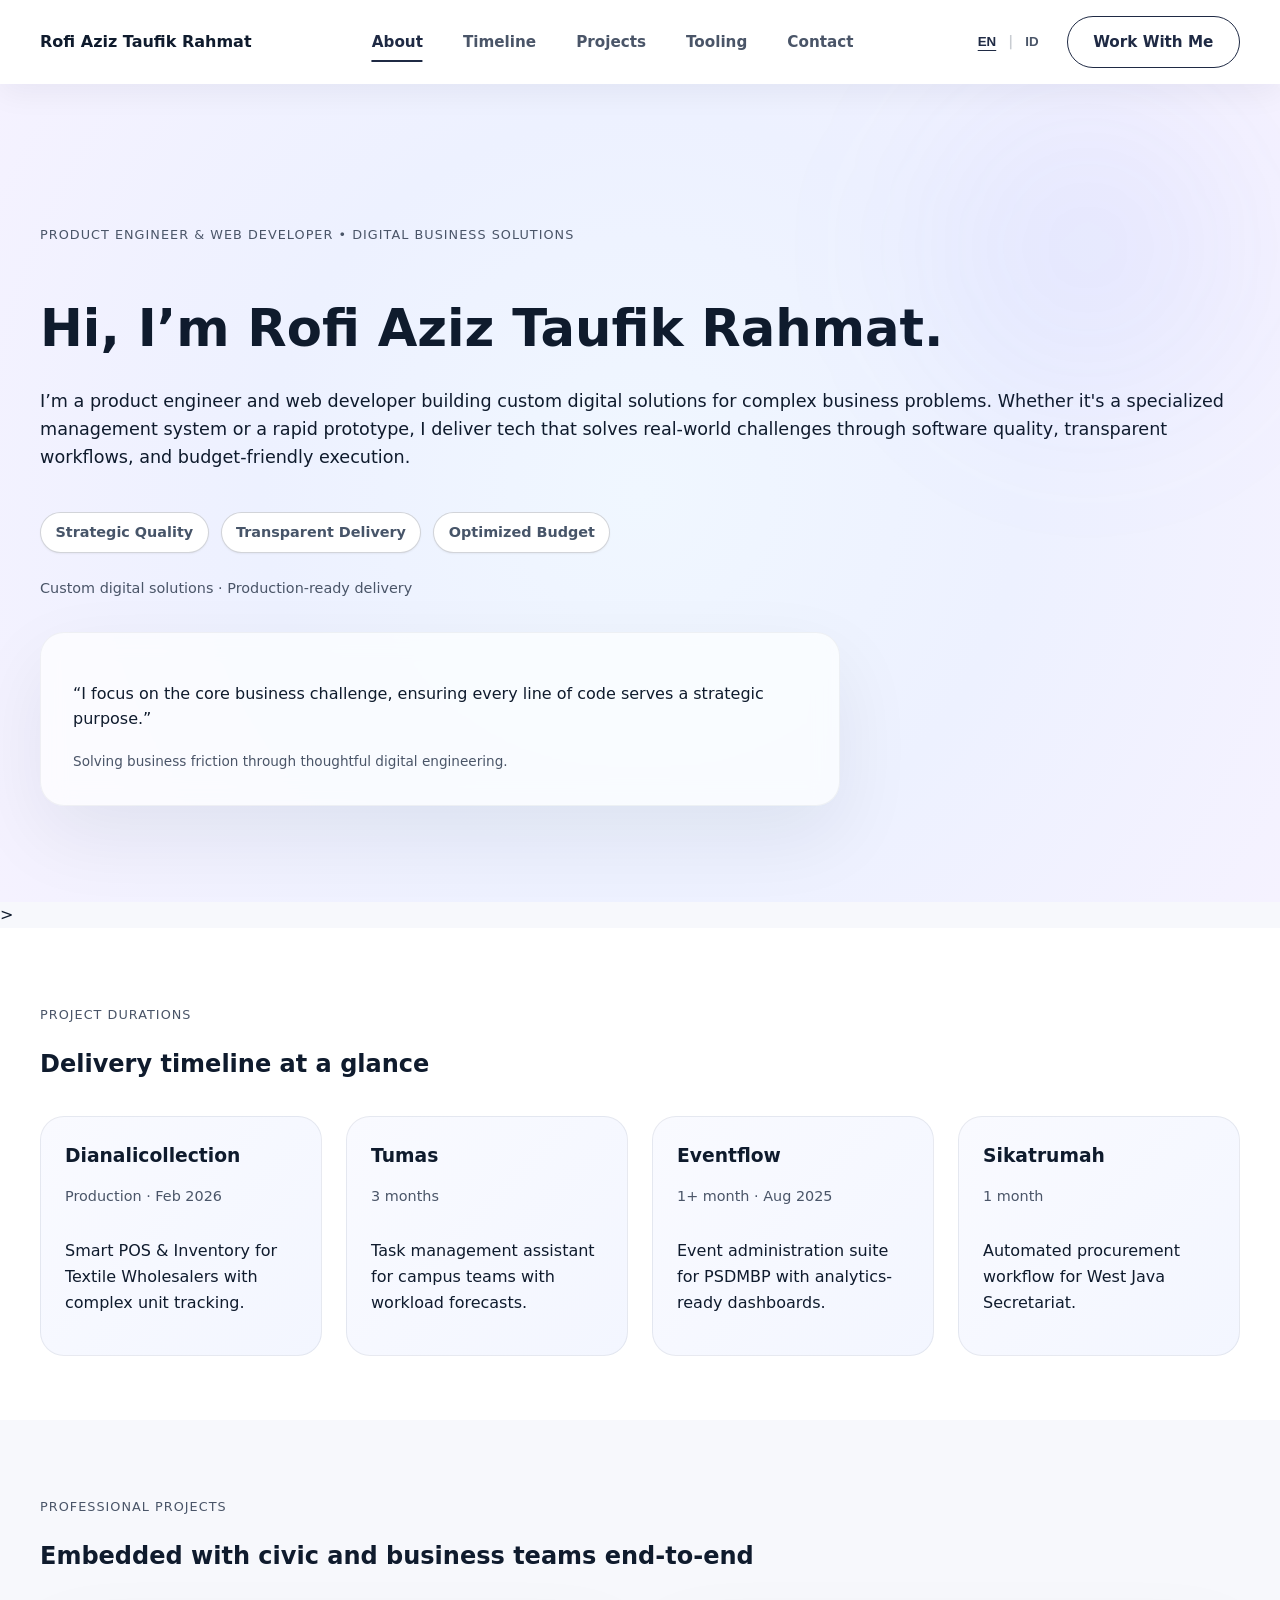
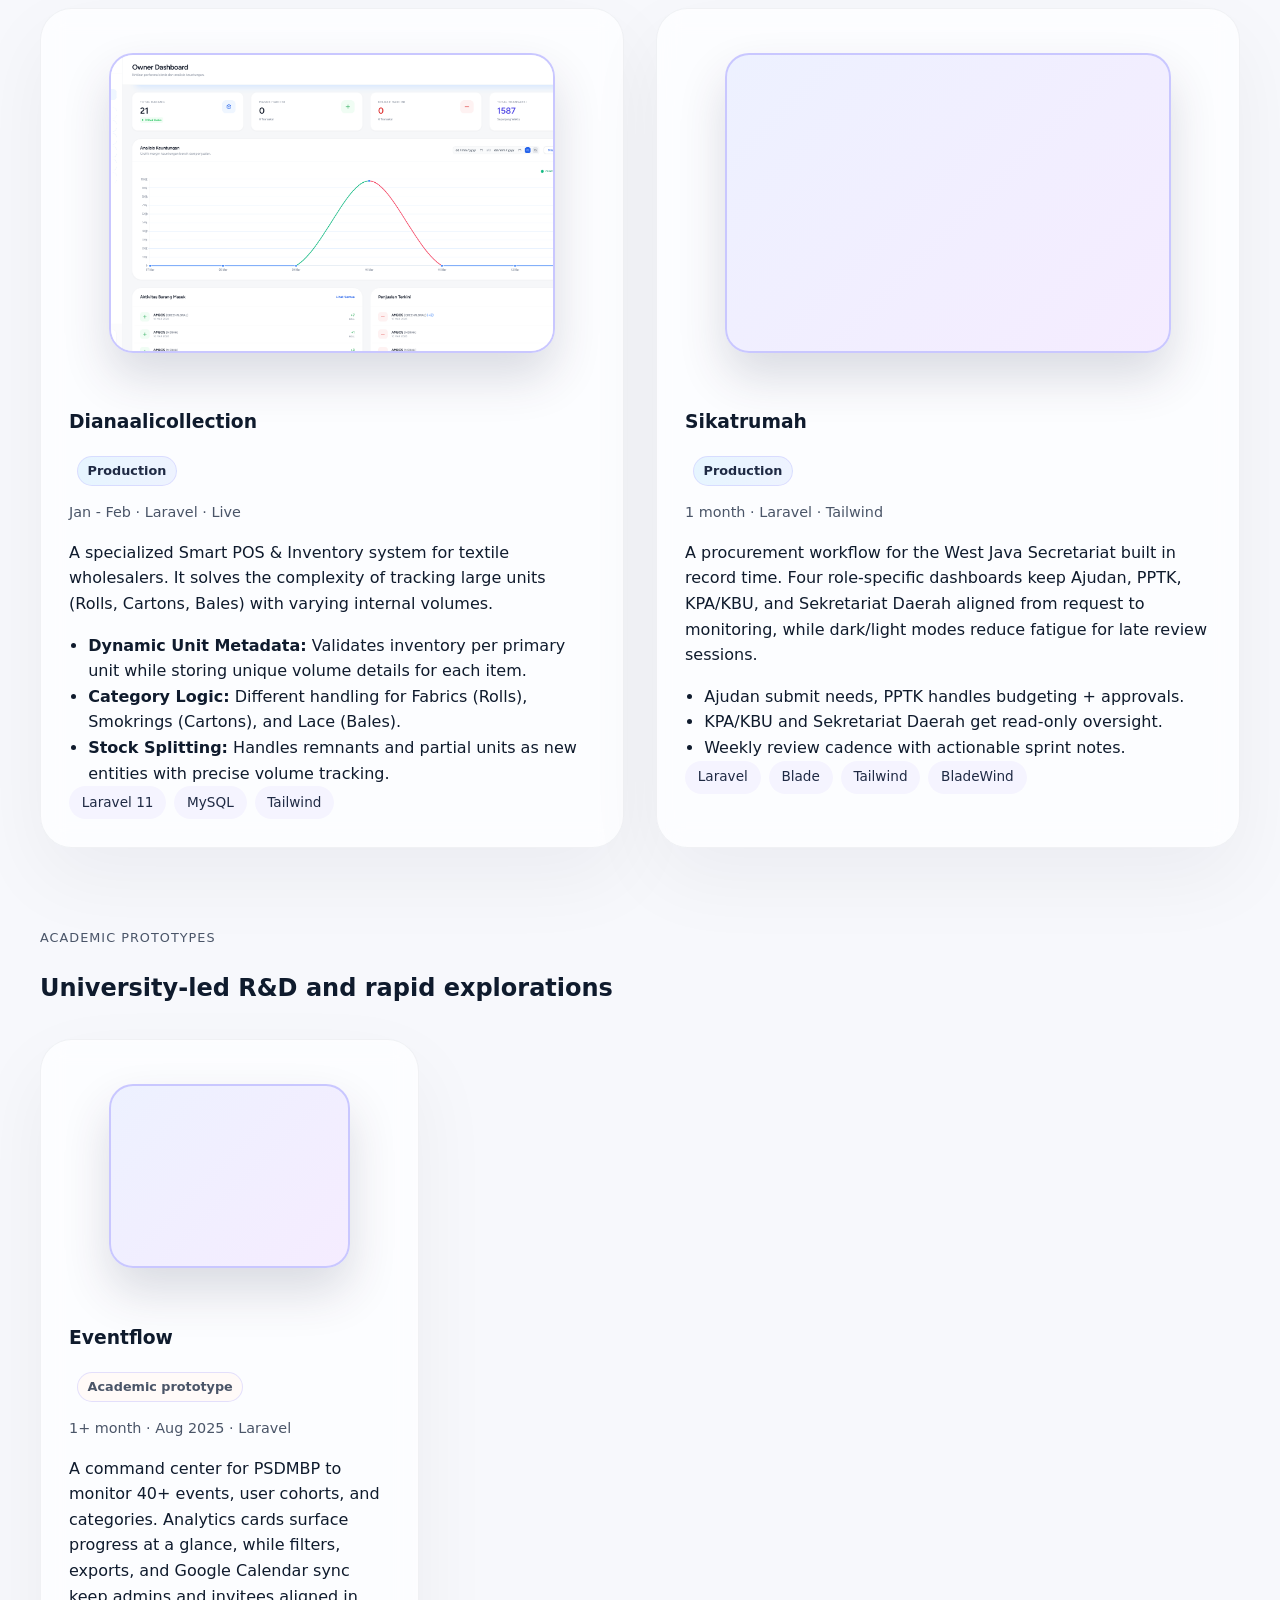
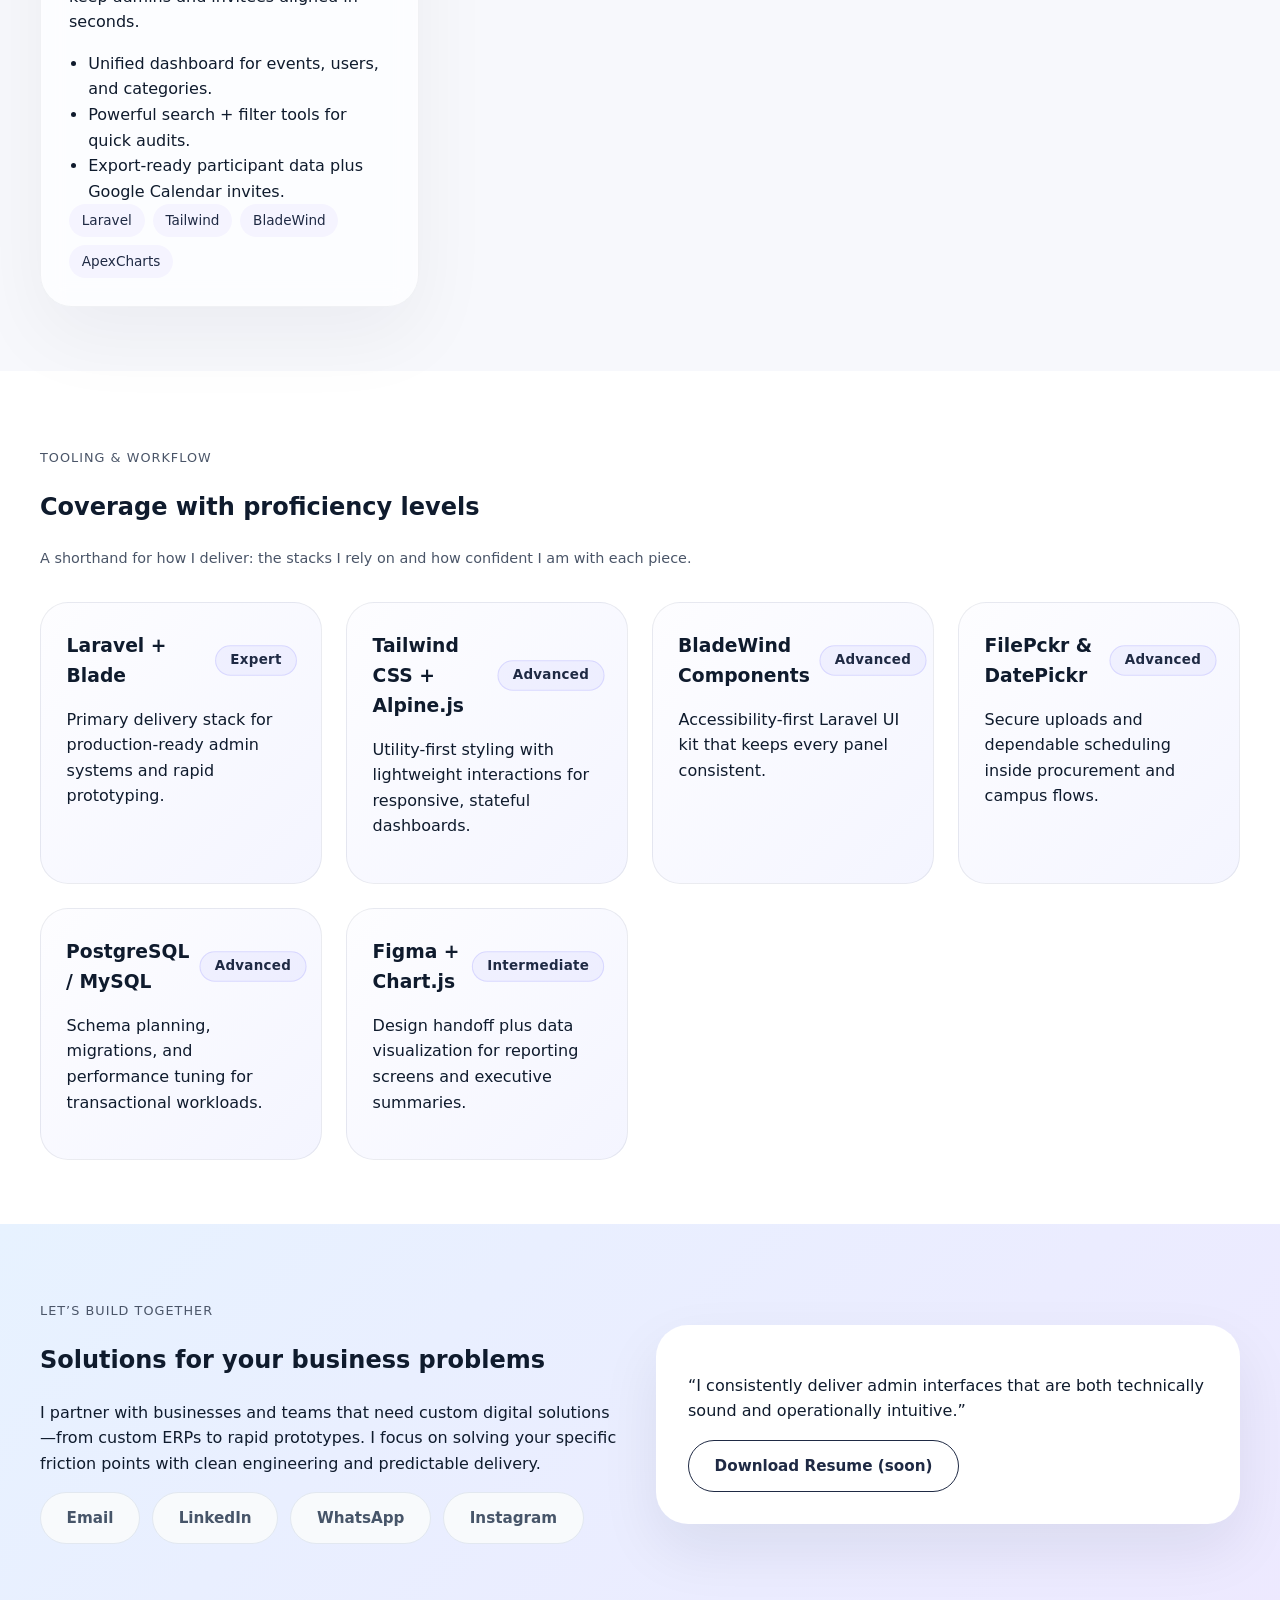
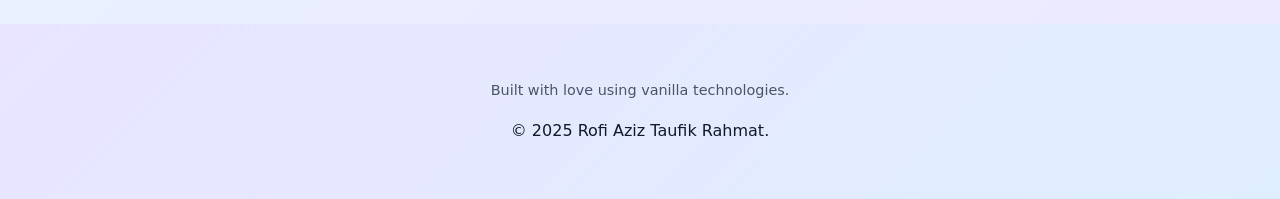
<file: index.html>
<!doctype html>
<html lang="en">
  <head>
    <meta charset="UTF-8" />
    <meta name="viewport" content="width=device-width, initial-scale=1.0" />
    <meta
      name="description"
      content="Rofi Aziz Taufik Rahmat builds reliable Laravel-based admin systems with transparent project management and budget-friendly delivery."
    />
    <meta
      property="og:title"
      content="Rofi Aziz Taufik Rahmat | Product Engineer"
    />
    <meta
      property="og:description"
      content="Reliable software quality, transparent project management, and budget-friendly delivery."
    />
    <meta property="og:type" content="website" />
    <title>Rofi Aziz Taufik Rahmat | Product Engineer</title>
    <link rel="stylesheet" href="styles/main.css" />
    <!-- Inline SVG favicon to avoid 404s and provide a small branded icon -->
    <link
      rel="icon"
      href="data:image/svg+xml,%3Csvg xmlns='http://www.w3.org/2000/svg' viewBox='0 0 100 100'%3E%3Crect fill='%23e7f2ff' width='100' height='100' rx='16'/%3E%3Ccircle cx='30' cy='30' r='12' fill='%23c8c6ff'/%3E%3Ccircle cx='70' cy='60' r='18' fill='%23f1fbff'/%3E%3C/svg%3E"
    />
  </head>
  <body>
    <div class="progress-bar" id="reading-progress"></div>
    <div id="progress" aria-hidden="true"></div>

    <!-- Project Modal -->
    <div class="modal-overlay" id="project-modal">
      <div class="modal-content">
        <button class="modal-close" aria-label="Close project modal">
          &times;
        </button>
        <div id="modal-body"></div>
      </div>
    </div>

    <a class="skip-link" href="#about">Skip to content</a>
    <header class="site-header">
      <div class="container">
        <div class="logo">Rofi Aziz Taufik Rahmat</div>
        <button class="menu-toggle" aria-label="Toggle navigation menu" aria-expanded="false">
          <span class="hamburger"></span>
        </button>
        <nav class="nav" id="nav-menu" aria-label="Primary">
          <a href="#about" data-i18n="nav.about" data-text="About">About</a>
          <a href="#timeline" data-i18n="nav.timeline" data-text="Timeline">Timeline</a>
          <a href="#projects" data-i18n="nav.projects" data-text="Projects">Projects</a>
          <a href="#tooling" data-i18n="nav.tooling" data-text="Tooling">Tooling</a>
          <a href="#contact" data-i18n="nav.contact" data-text="Contact">Contact</a>
          <div class="mobile-only mobile-nav-footer">
            <div class="lang-switch">
              <button class="lang-btn active" data-lang="en">EN</button>
              <span class="lang-divider">|</span>
              <button class="lang-btn" data-lang="id">ID</button>
            </div>
            <a class="btn ghost" href="#contact" data-i18n="nav.work_with_me">Work With Me</a>
          </div>
        </nav>
        <div class="header-actions desktop-only">
          <div class="lang-switch">
            <button class="lang-btn active" data-lang="en">EN</button>
            <span class="lang-divider">|</span>
            <button class="lang-btn" data-lang="id">ID</button>
          </div>
          <a class="btn ghost" href="#contact" data-i18n="nav.work_with_me"
            >Work With Me</a
          >
        </div>
      </div>
    </header>

    <main>
      <section id="about" class="hero">
        <div class="container hero__grid">
          <div>
            <p class="eyebrow" data-i18n="hero.eyebrow">
              Product Engineer & Web Developer • Laravel & Tailwind
            </p>
            <h1 data-i18n="hero.title">Hi, I’m Rofi Aziz Taufik Rahmat.</h1>
            <p class="lead" data-i18n="hero.lead">
              I’m a product engineer and web developer focused on dependable
              admin systems that feel effortless to operate. Every build
              balances reliable software quality, transparent project
              management, and budget-friendly delivery, and I’m ready to learn
              whatever tooling a project demands.
            </p>
            <div class="hero__badges" aria-label="Core value badges">
              <span class="badge" data-i18n="hero.badge1"
                >Reliable Quality</span
              >
              <span class="badge" data-i18n="hero.badge2"
                >Transparent Delivery</span
              >
              <span class="badge" data-i18n="hero.badge3">Budget-Friendly</span>
            </div>
            <p class="micro" data-i18n="hero.micro">
              2 live deployments · 3 academic accelerators
            </p>
          </div>
          <div class="quote-container">
            <div class="quote-card">
              <p data-i18n="hero.quote">
                “Every prototype ships with a clear sprint log, so stakeholders
                never guess what’s next.”
              </p>
              <span class="quote-card__meta" data-i18n="hero.quote_meta"
                >Focused on calm interfaces with measurable impact.</span
              >
            </div>
          </div>
        </div>
      </section>
            >
          </div>
        </div>
      </section>

      <section id="timeline" class="timeline">
        <div class="container">
          <div class="section-heading">
            <p class="eyebrow" data-i18n="timeline.eyebrow">
              Project Durations
            </p>
            <h2 data-i18n="timeline.title">Delivery timeline at a glance</h2>
          </div>
          <div class="timeline__grid">
            <article class="skill-card reveal">
              <h3 data-i18n="timeline.dianali.title">Dianalicollection</h3>
              <p class="meta" data-i18n="timeline.dianali.meta">
                Production · Feb 2026
              </p>
              <p data-i18n="timeline.dianali.desc">
                Smart POS & Inventory for Textile Wholesalers with complex unit
                tracking.
              </p>
            </article>
            <article class="skill-card reveal">
              <h3 data-i18n="timeline.tumas.title">Tumas</h3>
              <p class="meta" data-i18n="timeline.tumas.meta">3 months</p>
              <p data-i18n="timeline.tumas.desc">
                Task management assistant for campus teams with workload
                forecasts.
              </p>
            </article>
            <article class="skill-card reveal">
              <h3 data-i18n="timeline.eventflow.title">Eventflow</h3>
              <p class="meta" data-i18n="timeline.eventflow.meta">
                1+ month · Aug 2025
              </p>
              <p data-i18n="timeline.eventflow.desc">
                Event administration suite for PSDMBP with analytics-ready
                dashboards.
              </p>
            </article>
            <article class="skill-card reveal">
              <h3 data-i18n="timeline.sikatrumah.title">Sikatrumah</h3>
              <p class="meta" data-i18n="timeline.sikatrumah.meta">1 month</p>
              <p data-i18n="timeline.sikatrumah.desc">
                Deployed prototype that keeps evolving with procurement
                stakeholders.
              </p>
            </article>
          </div>
        </div>
      </section>

      <section id="projects" class="projects">
        <div class="container">
          <div class="section-heading">
            <p class="eyebrow" data-i18n="projects.eyebrow">Professional Projects</p>
            <h2 data-i18n="projects.title">
              Embedded with civic and business teams end-to-end
            </h2>
          </div>

          <div class="projects__grid">
            <article class="project-card reveal">
              <a
                class="project-card__media-link"
                href="assets/dashboard_dianaalicollection.png"
                data-filename="dashboard_dianaalicollection.png"
                target="_blank"
                rel="noreferrer"
                aria-label="Open full Dianaalicollection dashboard screenshot"
              >
                <figure class="project-card__media">
                  <img
                    loading="lazy"
                    decoding="async"
                    src="assets/dashboard_dianaalicollection.png"
                    data-filename="dashboard_dianaalicollection.png"
                    alt="Dianaalicollection dashboard"
                  />
                </figure>
              </a>
              <div>
                <h3 data-i18n="projects.dianali.title">Dianaalicollection</h3>
                <span
                  class="project__type project__type--prod"
                  data-i18n="projects.types.prod"
                  >Production</span
                >
                <p class="meta" data-i18n="projects.dianali.meta">
                  Jan - Feb · Laravel · Live
                </p>
                <div class="project-description">
                  <p data-i18n="projects.dianali.desc">
                    A specialized Smart POS & Inventory system for textile
                    wholesalers. It solves the complexity of tracking large
                    units (Rolls, Cartons, Bales) with varying internal volumes.
                  </p>
                  <ul>
                    <li data-i18n="projects.dianali.feat1">
                      <strong>Dynamic Unit Metadata:</strong> Validates
                      inventory per primary unit while storing unique volume
                      details for each item.
                    </li>
                    <li data-i18n="projects.dianali.feat2">
                      <strong>Category Logic:</strong> Different handling for
                      Fabrics (Rolls), Smokrings (Cartons), and Lace (Bales).
                    </li>
                    <li data-i18n="projects.dianali.feat3">
                      <strong>Stock Splitting:</strong> Handles remnants and
                      partial units as new entities with precise volume
                      tracking.
                    </li>
                  </ul>
                </div>
                <div class="badge-row" aria-label="Tech stack">
                  <span>Laravel 11</span>
                  <span>MySQL</span>
                  <span>Tailwind</span>
                </div>
              </div>
            </article>

            <article class="project-card reveal">
              <a
                class="project-card__media-link"
                href="assets/dashboard_PPTK.png"
                data-filename="dashboard_PPTK.png"
                target="_blank"
                rel="noreferrer"
                aria-label="Open full Sikatrumah dashboard screenshot"
              >
                <figure class="project-card__media">
                  <img
                    loading="lazy"
                    decoding="async"
                    src="assets/dashboard_PPTK.png"
                    data-filename="dashboard_PPTK.png"
                    alt="Sikatrumah PPTK dashboard"
                  />
                </figure>
              </a>
              <div>
                <h3 data-i18n="projects.sikatrumah.title">Sikatrumah</h3>
                <span
                  class="project__type project__type--prod"
                  data-i18n="projects.types.prod"
                  >Production</span
                >
                <p class="meta" data-i18n="projects.sikatrumah.meta">
                  1 month · Laravel · Tailwind
                </p>
                <p data-i18n="projects.sikatrumah.desc">
                  A procurement workflow for the West Java Secretariat built in
                  record time. Four role-specific dashboards keep Ajudan, PPTK,
                  KPA/KBU, and Sekretariat Daerah aligned from request to
                  monitoring, while dark/light modes reduce fatigue for late
                  review sessions.
                </p>
                <ul>
                  <li data-i18n="projects.sikatrumah.li1">
                    Ajudan submit needs, PPTK handles budgeting + approvals.
                  </li>
                  <li data-i18n="projects.sikatrumah.li2">
                    KPA/KBU and Sekretariat Daerah get read-only oversight.
                  </li>
                  <li data-i18n="projects.sikatrumah.li3">
                    Weekly review cadence with actionable sprint notes.
                  </li>
                </ul>
                <div class="badge-row" aria-label="Tech stack">
                  <span>Laravel</span>
                  <span>Blade</span>
                  <span>Tailwind</span>
                  <span>BladeWind</span>
                </div>
              </div>
            </article>
          </div>

          <!-- Academic Prototypes Section -->
          <div class="section-heading" style="margin-top: 5rem;">
            <p class="eyebrow" data-i18n="projects.academic.eyebrow">Academic Prototypes</p>
            <h2 data-i18n="projects.academic.title">
              University-led R&D and rapid explorations
            </h2>
          </div>

          <div class="projects__grid">
            <article class="project-card reveal">
              <a
                class="project-card__media-link"
                href="assets/dashboard_event_management.png"
                data-filename="dashboard_event_management.png"
                target="_blank"
                rel="noreferrer"
                aria-label="Open full Eventflow dashboard screenshot"
              >
                <figure class="project-card__media">
                  <img
                    loading="lazy"
                    decoding="async"
                    src="assets/dashboard_event_management.png"
                    data-filename="dashboard_event_management.png"
                    alt="Eventflow management dashboard"
                  />
                </figure>
              </a>
              <div>
                <h3 data-i18n="projects.eventflow.title">Eventflow</h3>
                <span
                  class="project__type project__type--academic"
                  data-i18n="projects.types.academic"
                  >Academic prototype</span
                >
                <p class="meta" data-i18n="projects.eventflow.meta">
                  1+ month · Aug 2025 · Laravel
                </p>
                <p data-i18n="projects.eventflow.desc">
                  A command center for PSDMBP to monitor 40+ events, user
                  cohorts, and categories. Analytics cards surface progress at a
                  glance, while filters, exports, and Google Calendar sync keep
                  admins and invitees aligned in seconds.
                </p>
                <ul>
                  <li data-i18n="projects.eventflow.li1">
                    Unified dashboard for events, users, and categories.
                  </li>
                  <li data-i18n="projects.eventflow.li2">
                    Powerful search + filter tools for quick audits.
                  </li>
                  <li data-i18n="projects.eventflow.li3">
                    Export-ready participant data plus Google Calendar invites.
                  </li>
                </ul>
                <div class="badge-row" aria-label="Tech stack">
                  <span>Laravel</span>
                  <span>Tailwind</span>
                  <span>BladeWind</span>
                  <span>ApexCharts</span>
                </div>
              </div>
            </article>

            <article class="project-card reveal">
              <a
                class="project-card__media-link"
                href="assets/dashboard_tumas.png"
                data-filename="dashboard_tumas.png"
                target="_blank"
                rel="noreferrer"
                aria-label="Open full Tumas board screenshot"
              >
                <figure class="project-card__media">
                  <img
                    loading="lazy"
                    decoding="async"
                    src="assets/dashboard_tumas.png"
                    data-filename="dashboard_tumas.png"
                    alt="Tumas task board"
                  />
                </figure>
              </a>
              <div>
                <h3 data-i18n="projects.tumas.title">Tumas</h3>
                <span
                  class="project__type project__type--academic"
                  data-i18n="projects.types.academic"
                  >Academic prototype</span
                >
                <p class="meta" data-i18n="projects.tumas.meta">
                  3 months · Laravel · Tailwind
                </p>
                <p data-i18n="projects.tumas.desc">
                  A campus-focused task manager that keeps student teams
                  accountable. Escalations, auto-reminders, and workload
                  heatmaps ensure supervisors always know what needs attention
                  next.
                </p>
                <ul>
                  <li data-i18n="projects.tumas.li1">
                    Smart status escalation with calendar exports.
                  </li>
                  <li data-i18n="projects.tumas.li2">
                    Personalized workload insights per student.
                  </li>
                  <li data-i18n="projects.tumas.li3">
                    Role-aware document handling via FilePckr.
                  </li>
                </ul>
                <div class="badge-row" aria-label="Tech stack">
                  <span>Laravel</span>
                  <span>Tailwind</span>
                  <span>Alpine.js</span>
                  <span>FilePckr</span>
                </div>
              </div>
            </article>

            <article class="project-card reveal">
              <a
                class="project-card__media-link"
                href="assets/halaman-home-Kaloriku.png"
                data-filename="halaman-home-Kaloriku.png"
                target="_blank"
                rel="noreferrer"
                aria-label="Open full Kaloriku overview screenshot"
              >
                <figure class="project-card__media">
                  <img
                    loading="lazy"
                    decoding="async"
                    src="assets/halaman-home-Kaloriku.png"
                    data-filename="halaman-home-Kaloriku.png"
                    alt="Kaloriku intake overview"
                  />
                </figure>
              </a>
              <div>
                <h3 data-i18n="projects.kaloriku.title">Kaloriku</h3>
                <span
                  class="project__type project__type--academic"
                  data-i18n="projects.types.academic"
                  >Academic prototype</span
                >
                <p class="meta" data-i18n="projects.kaloriku.meta">
                  Academic prototype · Bootstrap
                </p>
                <p data-i18n="projects.kaloriku.desc">
                  A lightweight calorie tracker dedicated to student athletes.
                  Charts, quick searches, and offline-first logging make
                  nutrition reviews easier after every training session.
                </p>
                <ul>
                  <li data-i18n="projects.kaloriku.li1">
                    Macro trends visualized with Chart.js.
                  </li>
                  <li data-i18n="projects.kaloriku.li2">
                    Fast lookup + suggestions for common meals.
                  </li>
                  <li data-i18n="projects.kaloriku.li3">
                    Offline capture that syncs when reconnected.
                  </li>
                </ul>
                <div class="badge-row" aria-label="Tech stack">
                  <span>Bootstrap</span>
                  <span>Chart.js</span>
                  <span>Laravel API</span>
                </div>
              </div>
            </article>
          </div>
        </div>
      </section>

      <section id="tooling" class="skills">
        <div class="container">
          <div class="section-heading">
            <p class="eyebrow" data-i18n="tooling.eyebrow">
              Tooling & Workflow
            </p>
            <h2 data-i18n="tooling.title">Coverage with proficiency levels</h2>
            <p class="meta" data-i18n="tooling.desc">
              A shorthand for how I deliver: the stacks I rely on and how
              confident I am with each piece.
            </p>
          </div>
          <div class="skills__grid">
            <article class="skill-card">
              <div class="skill-card__header">
                <h3 data-i18n="tooling.item1.title">Laravel + Blade</h3>
                <span
                  class="skill-card__level"
                  aria-label="Proficiency: Expert"
                  data-i18n="tooling.levels.expert"
                  >Expert</span
                >
              </div>
              <p data-i18n="tooling.item1.desc">
                Primary delivery stack for production-ready admin systems and
                rapid prototyping.
              </p>
            </article>
            <article class="skill-card">
              <div class="skill-card__header">
                <h3 data-i18n="tooling.item2.title">
                  Tailwind CSS + Alpine.js
                </h3>
                <span
                  class="skill-card__level"
                  aria-label="Proficiency: Advanced"
                  data-i18n="tooling.levels.advanced"
                  >Advanced</span
                >
              </div>
              <p data-i18n="tooling.item2.desc">
                Utility-first styling with lightweight interations for
                responsive, stateful dashboards.
              </p>
            </article>
            <article class="skill-card">
              <div class="skill-card__header">
                <h3 data-i18n="tooling.item3.title">BladeWind Components</h3>
                <span
                  class="skill-card__level"
                  aria-label="Proficiency: Advanced"
                  data-i18n="tooling.levels.advanced"
                  >Advanced</span
                >
              </div>
              <p data-i18n="tooling.item3.desc">
                Accessibility-first Laravel UI kit that keeps every panel
                consistent.
              </p>
            </article>
            <article class="skill-card">
              <div class="skill-card__header">
                <h3 data-i18n="tooling.item4.title">FilePckr & DatePickr</h3>
                <span
                  class="skill-card__level"
                  aria-label="Proficiency: Advanced"
                  data-i18n="tooling.levels.advanced"
                  >Advanced</span
                >
              </div>
              <p data-i18n="tooling.item4.desc">
                Secure uploads and dependable scheduling inside procurement and
                campus flows.
              </p>
            </article>
            <article class="skill-card">
              <div class="skill-card__header">
                <h3 data-i18n="tooling.item5.title">PostgreSQL / MySQL</h3>
                <span
                  class="skill-card__level"
                  aria-label="Proficiency: Advanced"
                  data-i18n="tooling.levels.advanced"
                  >Advanced</span
                >
              </div>
              <p data-i18n="tooling.item5.desc">
                Schema planning, migrations, and performance tuning for
                transactional workloads.
              </p>
            </article>
            <article class="skill-card">
              <div class="skill-card__header">
                <h3 data-i18n="tooling.item6.title">Figma + Chart.js</h3>
                <span
                  class="skill-card__level"
                  aria-label="Proficiency: Intermediate"
                  data-i18n="tooling.levels.intermediate"
                  >Intermediate</span
                >
              </div>
              <p data-i18n="tooling.item6.desc">
                Design handoff plus data visualization for reporting screens and
                executive summaries.
              </p>
            </article>
          </div>
        </div>
      </section>

      <section id="contact" class="contact">
        <div class="container contact__grid">
          <div>
            <p class="eyebrow" data-i18n="contact.eyebrow">
              Let’s build together
            </p>
            <h2 data-i18n="contact.title">Ready whenever the brief is</h2>
            <p data-i18n="contact.desc">
              I partner with civic teams, startups, and agencies that need
              dependable systems—Laravel-powered or otherwise. Bring me in
              whenever you want calm UX, predictable delivery, and a
              collaborator who isn’t afraid to explore a new stack.
            </p>
            <div class="cta-row">
              <a
                class="btn social"
                href="mailto:rofiaziztaufikr@gmail.com"
                data-i18n="hero.cta.email"
                >Email</a
              >
              <a
                class="btn social"
                href="https://www.linkedin.com/in/rofi-aziz-taufik-rahmat-30b381306"
                target="_blank"
                rel="noreferrer"
                data-i18n="hero.cta.linkedin"
                >LinkedIn</a
              >
              <a
                class="btn social"
                href="https://wa.me/628882265329"
                target="_blank"
                rel="noreferrer"
                data-i18n="hero.cta.whatsapp"
                >WhatsApp</a
              >
              <a
                class="btn social"
                href="https://www.instagram.com/rofiaziztr/"
                target="_blank"
                rel="noreferrer"
                data-i18n="hero.cta.instagram"
                >Instagram</a
              >
            </div>
          </div>
          <div class="contact__card">
            <p data-i18n="contact.quote">
              Need references or a sprint log sample? I’m happy to share
              walkthroughs from recent builds.
            </p>
            <a class="btn ghost" href="#" data-i18n="contact.resume"
              >Download Resume (soon)</a
            >
          </div>
        </div>
      </section>
    </main>

    <footer class="site-footer">
      <div class="container">
        <p class="footer-note" data-i18n="footer.note">Built with love using vanilla technologies.</p>
        <p>
          <span data-i18n="footer.copy"
            >© <span id="year"></span> Rofi Aziz Taufik Rahmat.</span
          >
        </p>
      </div>
    </footer>

    <script src="scripts/main.js" type="module"></script>
  </body>
</html>
</file>
<file: styles/main.css>
:root {
  color-scheme: light;
  --bg-body: #f7f8fc;
  --bg-hero: linear-gradient(135deg, #e7f2ff 0%, #ede9ff 100%);
  --bg-footer: linear-gradient(135deg, #e9e5ff 0%, #dfeeff 100%);
  --text-default: #0f1b2d;
  --text-muted: #4a5568;
  --lavender: #c8c6ff;
  --navy: #1f2a44;
  --shadow-frame: 0 24px 48px rgba(33, 44, 77, 0.16);
}

* {
  box-sizing: border-box;
}

body {
  margin: 0;
  font-family:
    "Inter",
    "Segoe UI",
    system-ui,
    -apple-system,
    BlinkMacSystemFont,
    sans-serif;
  background: var(--bg-body);
  color: var(--text-default);
  line-height: 1.6;
}

img {
  max-width: 100%;
  display: block;
}

.skip-link {
  position: absolute;
  left: -999px;
  top: auto;
  padding: 0.5rem 1rem;
  background: var(--navy);
  color: #fff;
  border-radius: 999px;
  z-index: 1000;
}

.skip-link:focus {
  left: 1rem;
  top: 1rem;
}

.container {
  width: min(1200px, calc(100% - 48px));
  margin: 0 auto;
}

.site-header {
  position: sticky;
  top: 0;
  background: rgba(255, 255, 255, 0.95);
  backdrop-filter: blur(12px);
  box-shadow: 0 10px 30px rgba(15, 27, 45, 0.05);
  z-index: 10;
}

.site-header .container {
  display: flex;
  align-items: center;
  justify-content: space-between;
  padding: 1rem 0;
  gap: 1rem;
}

.logo {
  font-weight: 600;
}

.mobile-only {
  display: none !important;
}

@media (max-width: 768px) {
  .desktop-only {
    display: none !important;
  }
  .mobile-only {
    display: block !important;
  }
  .mobile-only.flex {
    display: flex !important;
  }
}

/* Menu Toggle for Mobile */
.menu-toggle {
  display: none;
  background: transparent;
  border: none;
  cursor: pointer;
  padding: 0.5rem;
  z-index: 1001;
  width: 44px;
  height: 44px;
  position: relative;
  border-radius: 8px;
  transition: background 0.2s ease;
}

.menu-toggle:hover {
  background: rgba(31, 42, 68, 0.05);
}

.hamburger {
  display: block;
  width: 24px;
  height: 2px;
  background: var(--navy);
  position: absolute;
  top: 50%;
  left: 50%;
  transform: translate(-50%, -50%);
  transition: background 0.2s ease;
}

.hamburger::before,
.hamburger::after {
  content: "";
  display: block;
  width: 24px;
  height: 2px;
  background: var(--navy);
  position: absolute;
  left: 0;
  transition: transform 0.2s ease;
}

.hamburger::before {
  top: -8px;
}
.hamburger::after {
  bottom: -8px;
}

/* Hamburger Active State */
.menu-toggle[aria-expanded="true"] .hamburger {
  background: transparent;
}
.menu-toggle[aria-expanded="true"] .hamburger::before {
  transform: translateY(8px) rotate(45deg);
}
.menu-toggle[aria-expanded="true"] .hamburger::after {
  transform: translateY(-8px) rotate(-45deg);
}

.nav {
  display: flex;
  gap: 2.5rem;
}

.nav a {
  color: var(--text-muted);
  text-decoration: none;
  font-size: 0.95rem;
  /* CRITICAL: Lock font-weight to 600 globally to prevent layout shifts */
  font-weight: 600;
  padding: 0.5rem 0;
  position: relative;
  transition: color 0.3s ease;
  /* Prevent any transform or scaling behavior */
  transform: none !important;
}

.nav a::after {
  content: "";
  position: absolute;
  bottom: 0;
  left: 50%;
  width: 0;
  height: 2px;
  background-color: var(--navy);
  transition: width 0.3s cubic-bezier(0.4, 0, 0.2, 1);
  transform: translateX(-50%);
}

.nav a:hover {
  color: var(--navy);
}

.nav a:hover::after,
.nav a.active::after {
  width: 100%;
}

.nav a.active {
  color: var(--navy);
}

@media (max-width: 768px) {
  .nav {
    flex-direction: column;
    gap: 0;
    width: 100%;
  }
  .nav a {
    width: 100%;
    text-align: center;
    padding: 1.25rem;
    border-bottom: 1px solid rgba(0, 0, 0, 0.05);
  }
  .nav a::after {
    display: none;
  }
}

/* Just a simple color change or a non-moving indicator if absolutely needed, 
   but for now, we follow user's request: ONLY change color. */

.header-actions {
  display: flex;
  align-items: center;
  gap: 1.5rem;
}

.lang-switch {
  display: flex;
  align-items: center;
  gap: 0.5rem;
  font-size: 0.85rem;
  font-weight: 600;
  color: var(--text-muted);
}

.lang-btn {
  background: none;
  border: none;
  padding: 0.25rem;
  cursor: pointer;
  color: inherit;
  font-weight: inherit;
  transition: color 0.2s;
}

.lang-btn:hover {
  color: var(--navy);
}

.lang-btn.active {
  color: var(--navy);
  text-decoration: underline;
  text-underline-offset: 4px;
}

.lang-divider {
  opacity: 0.3;
}

.project-card__placeholder {
  aspect-ratio: 16/10;
  background: var(--lavender);
  display: flex;
  align-items: center;
  justify-content: center;
  border-radius: 12px;
  color: var(--navy);
  font-weight: 600;
  padding: 2rem;
  text-align: center;
  opacity: 0.7;
}

.project__type--academic {
  background: #fff4e5;
  color: #b45309;
}

.project__type--prod {
  background: #e6fffa;
  color: #047481;
}

@media (max-width: 768px) {
  .header-actions {
    flex-direction: column-reverse;
    gap: 0.5rem;
    align-items: flex-end;
  }
}

.btn.ghost {
  background: transparent;
  color: var(--navy);
  border: 1px solid var(--navy);
  transition: all 0.2s ease;
}

.btn.ghost:hover {
  background: rgba(31, 42, 68, 0.05);
  color: #6366f1;
  border-color: #6366f1;
  transform: none !important;
}

.btn:hover {
  transform: none;
}

.btn {
  display: inline-flex;
  align-items: center;
  gap: 0.6rem;
  padding: 0.8rem 1.6rem;
  border-radius: 999px;
  font-weight: 600;
  text-decoration: none;
  font-size: 0.95rem;
  border: 1px solid transparent;
  transition: all 0.3s cubic-bezier(0.4, 0, 0.2, 1);
  position: relative;
  overflow: hidden;
}

.btn-icon {
  flex-shrink: 0;
  opacity: 0.9;
}

.cta-row--hero {
  margin-top: 2rem;
  gap: 1.25rem;
}

.hero__badges {
  display: flex;
  flex-wrap: wrap;
  gap: 1rem;
  margin-top: 2.5rem;
}

.btn-icon-only {
  display: inline-flex;
  align-items: center;
  justify-content: center;
  width: 48px;
  height: 48px;
  border-radius: 50%;
  transition: all 0.3s cubic-bezier(0.4, 0, 0.2, 1);
  text-decoration: none;
  border: 1px solid transparent;
}

.btn-icon-only.primary {
  background: var(--navy);
  color: #fff;
}

.btn-icon-only.secondary {
  background: #fff;
  color: var(--navy);
  border: 1px solid var(--border);
}

.btn-icon-only.outline {
  background: transparent;
  color: var(--navy);
  border: 2px solid var(--navy);
}

.btn-icon-only:hover {
  transform: translateY(-4px);
  box-shadow: 0 8px 20px rgba(0, 0, 0, 0.1);
}

.btn-icon-only:active {
  transform: scale(0.9);
}

.hero__badges {
  display: flex;
  flex-wrap: wrap;
  gap: 1.5rem;
  margin-top: 2.5rem;
}

.badge {
  position: relative;
  font-size: 0.9rem;
  font-weight: 600;
  color: #475569;
  padding: 0.6rem 1.2rem;
  display: inline-flex;
  align-items: center;
  border-radius: 999px;
  background: #fff;
  border: 1px solid #e2e8f0;
  transition: all 0.2s ease;
  box-shadow: 0 1px 2px rgba(0, 0, 0, 0.05);
}

.badge::before {
  display: none;
}

.badge:hover {
  background: #f8fafc;
  border-color: #cbd5e1;
  color: #1e293b;
  transform: translateY(-1px);
  box-shadow: 0 4px 6px -1px rgba(0, 0, 0, 0.1);
}

.timeline__grid {
  display: grid;
  grid-template-columns: repeat(auto-fit, minmax(280px, 1fr));
  gap: 1.5rem;
}

.timeline__grid .skill-card {
  min-height: auto;
  display: flex;
  flex-direction: column;
  justify-content: flex-start;
}
.btn .ripple {
  position: absolute;
  border-radius: 50%;
  transform: scale(0);
  background: rgba(255, 255, 255, 0.35);
  animation: ripple 400ms linear;
  pointer-events: none;
}
@keyframes ripple {
  to {
    transform: scale(6);
    opacity: 0;
  }
}

.btn.social {
  background: #f8fafc;
  color: #475569;
  border: 1px solid #e2e8f0;
  transition: all 0.2s ease;
  transform: none !important;
  box-shadow: none !important;
}

.btn.social:hover {
  background: #f1f5f9;
  color: #1e293b;
  border-color: #cbd5e1;
  transform: none !important;
  box-shadow: none !important;
}

.btn.social:active {
  transform: scale(0.98) !important;
}

.hero {
  position: relative;
  overflow: hidden;
  background: radial-gradient(
    circle at 50% 50%,
    #f0f7ff 0%,
    #edf1ff 50%,
    #f5f2ff 100%
  );
  padding: 8rem 0 6rem;
}

.hero::after {
  content: "";
  position: absolute;
  top: -10%;
  right: -5%;
  width: 40%;
  height: 60%;
  background: radial-gradient(
    circle,
    rgba(99, 102, 241, 0.08) 0%,
    transparent 70%
  );
  filter: blur(60px);
  z-index: 0;
  animation: float-slow 15s infinite alternate ease-in-out;
}

@keyframes float-slow {
  0% {
    transform: translate(0, 0) scale(1);
  }
  100% {
    transform: translate(-20px, 30px) scale(1.1);
  }
}

/* Glassmorphism for the quote card */
.hero .quote-card,
article.project-card,
.skill-card {
  backdrop-filter: blur(12px) saturate(180%);
  -webkit-backdrop-filter: blur(12px) saturate(180%);
  background-color: rgba(255, 255, 255, 0.7);
  border: 1px solid rgba(209, 213, 219, 0.3);
}

.hero .quote-card {
  width: 100%;
  max-width: 800px;
  grid-column: 1 / -1;
  margin-top: 2rem;
}

.project-card {
  transition:
    transform 0.4s cubic-bezier(0.175, 0.885, 0.32, 1.275),
    box-shadow 0.4s ease;
  cursor: pointer;
}

.project-card:hover {
  transform: translateY(-8px);
  box-shadow: 0 30px 60px rgba(0, 0, 0, 0.1);
}

.project-card__media {
  transition: transform 0.6s ease;
}

.project-card:hover .project-card__media {
  transform: scale(1.02);
}

/* Modal styles */
.modal-overlay {
  position: fixed;
  inset: 0;
  background: rgba(15, 27, 45, 0.8);
  backdrop-filter: blur(8px);
  display: flex;
  align-items: center;
  justify-content: center;
  z-index: 99999;
  opacity: 0;
  pointer-events: none;
  transition: opacity 0.3s ease;
}

.modal-overlay.active {
  opacity: 1;
  pointer-events: auto;
}

.modal-content {
  background: #fff;
  width: 90%;
  max-width: 1000px;
  max-height: 90vh;
  border-radius: 32px;
  overflow-y: auto;
  position: relative;
  transform: translateY(20px);
  transition: transform 0.3s cubic-bezier(0.34, 1.56, 0.64, 1);
  padding: 3rem;
}

.modal-overlay.active .modal-content {
  transform: translateY(0);
}

.modal-close {
  position: absolute;
  top: 1.5rem;
  right: 1.5rem;
  background: #f1f5f9;
  border: none;
  width: 44px;
  height: 44px;
  border-radius: 50%;
  cursor: pointer;
  display: flex;
  align-items: center;
  justify-content: center;
  transition: all 0.2s;
}

.modal-close:hover {
  background: #e2e8f0;
  transform: rotate(90deg);
}

/* Floating animation for hero tags */
.hero .badge-row span {
  animation: float-tag 4s infinite ease-in-out;
  animation-delay: calc(var(--i, 0) * 0.5s);
}

@keyframes float-tag {
  0%,
  100% {
    transform: translateY(0);
  }
  50% {
    transform: translateY(-5px);
  }
}

/* Magnetic Link Effect */
.cta-row a {
  display: inline-block;
  transition: transform 0.3s cubic-bezier(0.175, 0.885, 0.32, 1.275);
}

.cta-row a:hover {
  transform: scale(1.1);
}

/* Section Header Entrance */
.section-heading {
  opacity: 0;
  transform: translateY(20px);
  transition: all 0.8s cubic-bezier(0.25, 0.46, 0.45, 0.94);
}

.section-heading.is-visible {
  opacity: 1;
  transform: translateY(0);
}

/* Progress bar for reading progress */
.progress-bar {
  position: fixed;
  top: 0;
  left: 0;
  height: 4px;
  background: linear-gradient(to right, #6366f1, #a855f7);
  width: 0%;
  z-index: 10000;
  transition: width 0.1s ease;
}

/* Respect reduced motion preference */
@media (prefers-reduced-motion: reduce) {
  .hero {
    animation: none;
  }
}

/* Reduced motion preferences: minimize cost on focus/hover animations */
@media (prefers-reduced-motion: reduce) {
  .btn {
    transition: none !important;
  }
  .btn .ripple {
    display: none !important;
  }
  .reveal {
    transition: none !important;
    opacity: 1 !important;
    transform: none !important;
  }
}

.eyebrow {
  text-transform: uppercase;
  letter-spacing: 0.08em;
  font-size: 0.8rem;
  color: var(--text-muted);
}

h1 {
  font-size: clamp(2.5rem, 4vw, 3.5rem);
  margin-bottom: 0.5rem;
}

.lead {
  font-size: 1.1rem;
  margin-bottom: 1.5rem;
}

.hero__badges {
  display: flex;
  gap: 0.75rem;
  flex-wrap: wrap;
  margin-bottom: 1.5rem;
}

.hero__badges span {
  border: 1px solid rgba(31, 42, 68, 0.2);
  border-radius: 999px;
  padding: 0.5rem 0.9rem;
  font-size: 0.9rem;
  background: #fff;
}

/* Badge shimmer */
.hero__badges span:hover {
  position: relative;
  overflow: hidden;
}
@keyframes shimmer {
  0% {
    background-position: -200% 0;
  }
  100% {
    background-position: 200% 0;
  }
}
.hero__badges span::after {
  content: "";
  position: absolute;
  inset: 0;
  background: linear-gradient(
    90deg,
    rgba(255, 255, 255, 0) 0%,
    rgba(255, 255, 255, 0.5) 50%,
    rgba(255, 255, 255, 0) 100%
  );
  background-size: 200% 200%;
  animation: none;
  opacity: 0;
}
.hero__badges span:hover::after {
  opacity: 1;
  animation: shimmer 1.2s linear forwards;
}

.cta-row {
  display: flex;
  flex-wrap: wrap;
  gap: 0.75rem;
  margin-bottom: 1rem;
}

.micro {
  font-size: 0.9rem;
  color: var(--text-muted);
}

.quote-card {
  background: #fff;
  padding: 2rem;
  border-radius: 24px;
  box-shadow: 0 30px 80px rgba(15, 27, 45, 0.07);
}

.quote-card__meta {
  font-size: 0.85rem;
  color: var(--text-muted);
}

section {
  padding: 4rem 0;
}

.section-heading {
  margin-bottom: 2rem;
}

.timeline {
  background: #fff;
}

.timeline__grid {
  display: grid;
  grid-template-columns: repeat(auto-fit, minmax(220px, 1fr));
  gap: 1.5rem;
}

.timeline__grid article {
  border: 1px solid rgba(31, 42, 68, 0.08);
  border-radius: 24px;
  padding: 1.5rem;
  background: linear-gradient(135deg, #f9faff 0%, #f3f6ff 100%);
}

/* reveal animation for timeline and other sections */
.reveal {
  opacity: 0;
  transform: translateY(20px);
  transition:
    opacity 500ms ease,
    transform 500ms ease;
}
.reveal.is-visible {
  opacity: 1;
  transform: translateY(0);
}

.meta {
  color: var(--text-muted);
  font-size: 0.9rem;
}

.projects__grid {
  display: grid;
  grid-template-columns: repeat(auto-fit, minmax(320px, 1fr));
  gap: 2rem;
}

.project-card {
  background: #fff;
  border-radius: 32px;
  padding: 1.75rem;
  display: flex;
  flex-direction: column;
  gap: 1.25rem;
  box-shadow: 0 30px 80px rgba(15, 27, 45, 0.05);
  transition:
    transform 0.4s cubic-bezier(0.175, 0.885, 0.32, 1.275),
    box-shadow 0.4s ease,
    opacity 0.5s ease;
}
.project-card:hover {
  transform: translateY(-12px) scale(1.02);
  box-shadow: 0 40px 120px rgba(15, 27, 45, 0.08);
}

/* reveal animation for project cards — reveal strictly one-by-one (sequential) */
.project-card {
  opacity: 0;
  transform: translateY(20px) scale(0.996);
}
.project-card.is-visible {
  opacity: 1;
  transform: translateY(0) scale(1);
}

@media (prefers-reduced-motion: reduce) {
  .project-card {
    transition: none !important;
    transform: none !important;
    opacity: 1 !important;
  }
}

.project-card__media-link {
  display: block;
  text-decoration: none;
}

.project-card__media-link:focus-visible {
  outline: 2px solid var(--navy);
  border-radius: 28px;
  outline-offset: 6px;
}

.project-card__media {
  position: relative;
  padding-top: 56.25%;
  border-radius: 24px;
  overflow: hidden;
  border: 2px solid rgba(200, 198, 255, 0.95);
  box-shadow: var(--shadow-frame);
  background: linear-gradient(135deg, #edf1ff 0%, #f5ecff 100%);
}

/* Project type label */
.project__type {
  display: inline-block;
  font-size: 0.8rem;
  color: var(--navy);
  background: #f6f5ff;
  border: 1px solid rgba(200, 198, 255, 0.5);
  padding: 0.25rem 0.6rem;
  border-radius: 999px;
  margin-left: 0.5rem;
  font-weight: 600;
}
.project__type--prod {
  background: linear-gradient(90deg, #e6f5ff, #eef3ff);
  color: var(--navy);
}
.project__type--academic {
  background: linear-gradient(90deg, #fffaf8, #fffaf8);
  color: var(--text-muted);
}

.project-card__media img {
  position: absolute;
  inset: 0;
  width: 100%;
  height: 100%;
  object-fit: cover;
  transition: transform 300ms cubic-bezier(0.2, 0.8, 0.2, 1);
}
.project-card__media img.is-loaded {
  opacity: 1;
}
.project-card__media img.is-fallback {
  filter: saturate(0.6) contrast(1.02);
  opacity: 0.95;
}
.project-card__media img {
  transition:
    opacity 300ms ease,
    transform 300ms cubic-bezier(0.2, 0.8, 0.2, 1);
  opacity: 0;
}
.project-card__media img.is-loaded {
  opacity: 1;
}

/* screenshot hover parallax */
.project-card:hover .project-card__media img {
  transform: translateY(-3px) scale(1.01);
  transition: transform 200ms cubic-bezier(0.2, 0.8, 0.2, 1);
}

.project-card ul {
  padding-left: 1.2rem;
  margin: 0;
}

.badge-row {
  display: flex;
  flex-wrap: wrap;
  gap: 0.5rem;
}

.badge-row span {
  font-size: 0.85rem;
  padding: 0.35rem 0.8rem;
  border-radius: 999px;
  background: #f5f4ff;
  color: var(--navy);
}

.skills {
  background: #fff;
}

.skills__grid {
  display: grid;
  grid-template-columns: repeat(auto-fit, minmax(240px, 1fr));
  gap: 1.5rem;
}

.skill-card {
  border-radius: 28px;
  padding: 1.75rem 1.6rem;
  background: linear-gradient(135deg, #fdfdff 0%, #f4f5ff 100%);
  border: 1px solid rgba(31, 42, 68, 0.08);
  position: relative;
  overflow: hidden;
  min-height: 180px;
  transition: all 0.3s cubic-bezier(0.4, 0, 0.2, 1);
}

.skill-card:hover {
  transform: translateX(8px);
  border-color: #6366f1;
  background: #fff;
  box-shadow: 0 10px 30px rgba(15, 27, 45, 0.05);
}

/* skill card pop on scroll */
.skill-card {
  opacity: 0;
  transform: translateY(10px) scale(0.996);
}
.skill-card.is-visible {
  opacity: 1;
  transform: translateY(0) scale(1);
}

.skill-card__header {
  display: flex;
  align-items: center;
  justify-content: space-between;
  gap: 0.75rem;
  margin-bottom: 0.75rem;
}

.skill-card h3 {
  margin: 0;
}

.skill-card__level {
  background: rgba(200, 198, 255, 0.2);
  border: 1px solid rgba(200, 198, 255, 0.6);
  border-radius: 999px;
  padding: 0.2rem 0.85rem;
  font-size: 0.8rem;
  font-weight: 600;
  color: var(--navy);
  letter-spacing: 0.02em;
}
.skill-card__level {
  transition: transform 300ms cubic-bezier(0.2, 0.8, 0.2, 1);
}
.skill-card.is-visible .skill-card__level {
  transform: scale(1.05);
}
.skill-card__level {
  letter-spacing: 0.02em;
}

.contact {
  background: var(--bg-hero);
}

.contact__grid {
  display: grid;
  grid-template-columns: repeat(auto-fit, minmax(280px, 1fr));
  gap: 2rem;
  align-items: center;
}

.contact__card {
  background: #fff;
  border-radius: 32px;
  padding: 2rem;
  box-shadow: 0 25px 60px rgba(15, 27, 45, 0.08);
}

.footer-note {
  font-size: 0.9rem;
  color: var(--text-muted);
  margin-bottom: 0.25rem;
}

.site-footer {
  background: var(--bg-footer);
  padding: 2.5rem 0;
  text-align: center;
}

/* progress bar */
#progress {
  height: 4px;
  background: linear-gradient(90deg, #b7c9ff, #e6f5ff);
  position: fixed;
  top: 0;
  left: 0;
  width: 0%;
  z-index: 9999;
}

@media (max-width: 768px) {
  .menu-toggle {
    display: flex;
    align-items: center;
    justify-content: center;
    order: 2;
  }

  .logo {
    order: 1;
  }

  .site-header {
    background: rgba(255, 255, 255, 0.98);
  }

  .site-header .container {
    flex-direction: row;
    flex-wrap: wrap;
    justify-content: space-between;
    padding: 0.75rem 0;
    gap: 0.5rem;
  }

  .nav {
    order: 4;
    display: none; /* Hidden by default on mobile */
    flex-direction: column;
    align-items: center;
    gap: 0;
    width: 100%;
    background: #fff;
    padding: 1rem 0;
    border-top: 1px solid rgba(0, 0, 0, 0.05);
    transition: all 0.3s ease;
    max-height: 0;
    overflow: hidden;
  }

  .nav.is-active {
    display: flex;
    max-height: 500px; /* Increased to accommodate extra elements */
    margin-top: 0.5rem;
  }

  .nav a {
    width: 100%;
    text-align: center;
    padding: 1.25rem 0;
    font-size: 1.1rem;
    border-bottom: 1px solid rgba(0, 0, 0, 0.02);
  }

  .mobile-nav-footer {
    width: 100%;
    padding: 2rem 1rem;
    display: flex;
    flex-direction: column;
    align-items: center;
    gap: 1.5rem;
    background: #f8faff;
  }

  .mobile-nav-footer .btn {
    width: 100%;
    justify-content: center;
  }

  .nav a:last-of-type {
    border-bottom: none;
  }

  .nav a::after {
    display: none !important; /* Remove active underline on mobile */
  }

  .header-actions {
    order: 3;
    width: auto;
    border-top: none;
    padding-top: 0;
    margin-left: auto;
    margin-right: 0.5rem;
  }

  .hero {
    padding: 4rem 0 3rem;
    text-align: center;
  }

  .hero__grid {
    display: flex;
    flex-direction: column;
    gap: 3rem;
  }

  .hero__badges {
    justify-content: center;
  }

  .badge {
    font-size: 0.8rem;
    padding: 0.5rem 1rem;
  }

  .hero .quote-card {
    padding: 1.5rem;
    margin-top: 1rem;
  }

  .section-heading h2 {
    font-size: 1.75rem;
  }

  .projects__grid {
    grid-template-columns: 1fr;
  }

  .project-card {
    padding: 1.25rem;
    border-radius: 24px;
  }

  .contact__grid {
    text-align: center;
  }

  .cta-row {
    justify-content: center;
  }
}
</file>
